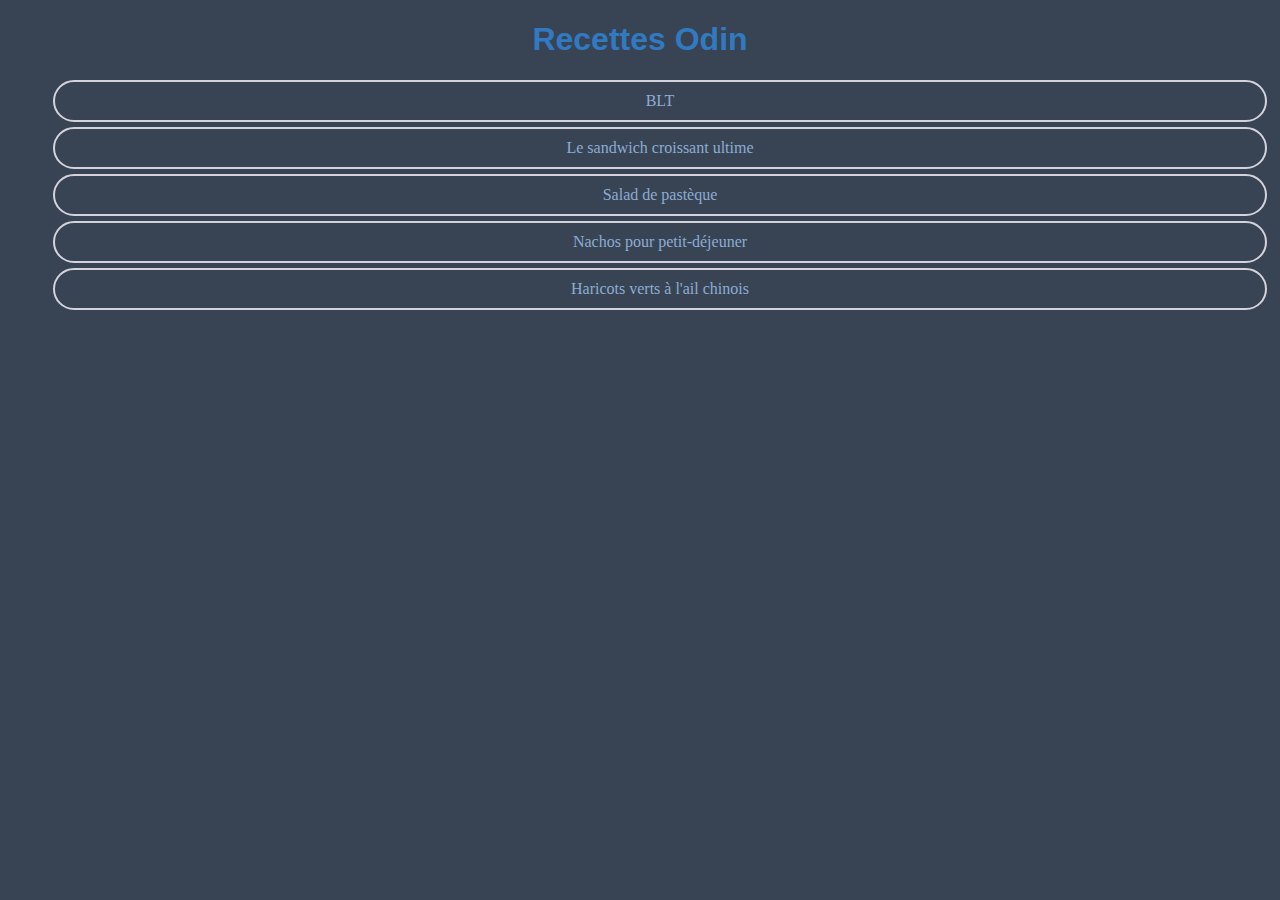
<file: index.html>
<!DOCTYPE html>
<html lang="fr">
<head>
    <meta charset="UTF-8">
    <meta name="viewport" content="width=device-width, initial-scale=1.0">
    <link rel="stylesheet" href="style.css">
    <title>Accueil</title>
</head>
<body>
    <div class="title-1">
        <h1>Recettes Odin</h1>
    </div>

    <div class="liste-recette">
        <ul>
            <li><a href="recipes/blt.html">BLT</a></li>
            <li><a href="recipes/sandwich.html">Le sandwich croissant ultime</a></li> 
            <li><a href="recipes/salad.html">Salad de pastèque</a></li>
            <li><a href="recipes/nachos.html">Nachos pour petit-déjeuner</a></li>
            <li><a href="">Haricots verts à l'ail chinois</a></li>
        </ul>
    </div>
    
</body>
</html>
</file>
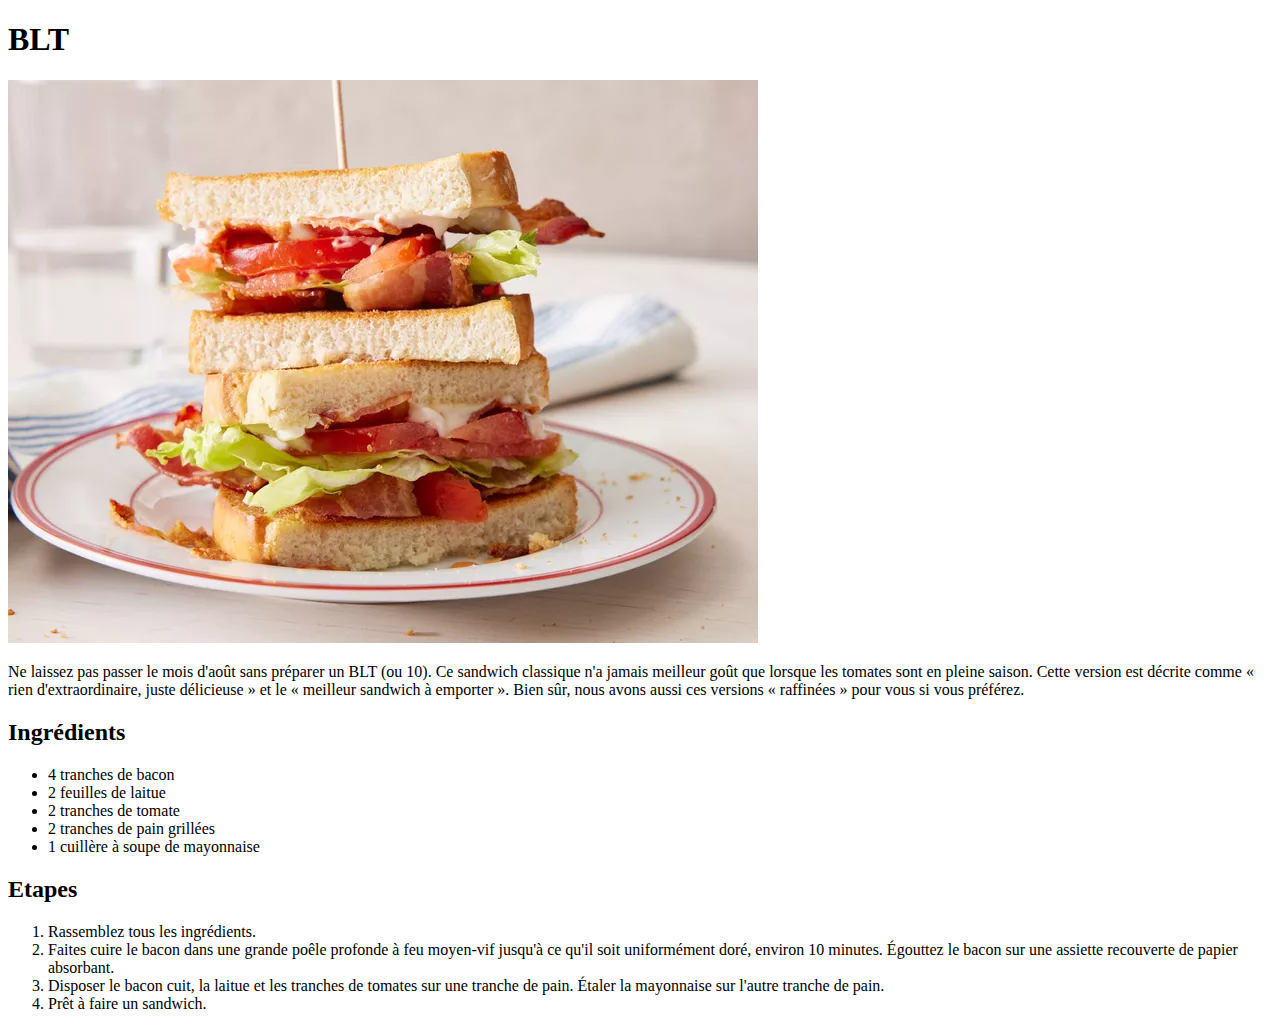
<file: recipes/blt.html>
<!DOCTYPE html>
<html lang="en">
<head>
    <meta charset="UTF-8">
    <meta name="viewport" content="width=device-width, initial-scale=1.0">
    <title>BLT</title>
</head>
<body>
    <h1>BLT</h1>
    <img src="imgs/BLT.webp" alt="Plat de BLT">
    <p>Ne laissez pas passer le mois d'août sans préparer un BLT (ou 10). Ce sandwich classique n'a jamais meilleur goût que lorsque les tomates sont en pleine saison. Cette version est décrite comme « rien d'extraordinaire, juste délicieuse » et le « meilleur sandwich à emporter ». Bien sûr, nous avons aussi ces versions « raffinées » pour vous si vous préférez.</p>
    <h2>Ingrédients</h2>
    <ul>
        <li>4 tranches de bacon</li>
        <li>2 feuilles de laitue</li>
        <li>2 tranches de tomate</li>
        <li>2 tranches de pain grillées</li>
        <li>1 cuillère à soupe de mayonnaise</li>
    </ul>

    <h2>Etapes</h2>
    <ol>
        <li>Rassemblez tous les ingrédients.</li>
        <li>Faites cuire le bacon dans une grande poêle profonde à feu moyen-vif jusqu'à ce qu'il soit uniformément doré, environ 10 minutes. Égouttez le bacon sur une assiette recouverte de papier absorbant.</li>
        <li>Disposer le bacon cuit, la laitue et les tranches de tomates sur une tranche de pain. Étaler la mayonnaise sur l'autre tranche de pain.</li>
        <li>Prêt à faire un sandwich.</li>
    </ol>
</body>
</html>
</file>
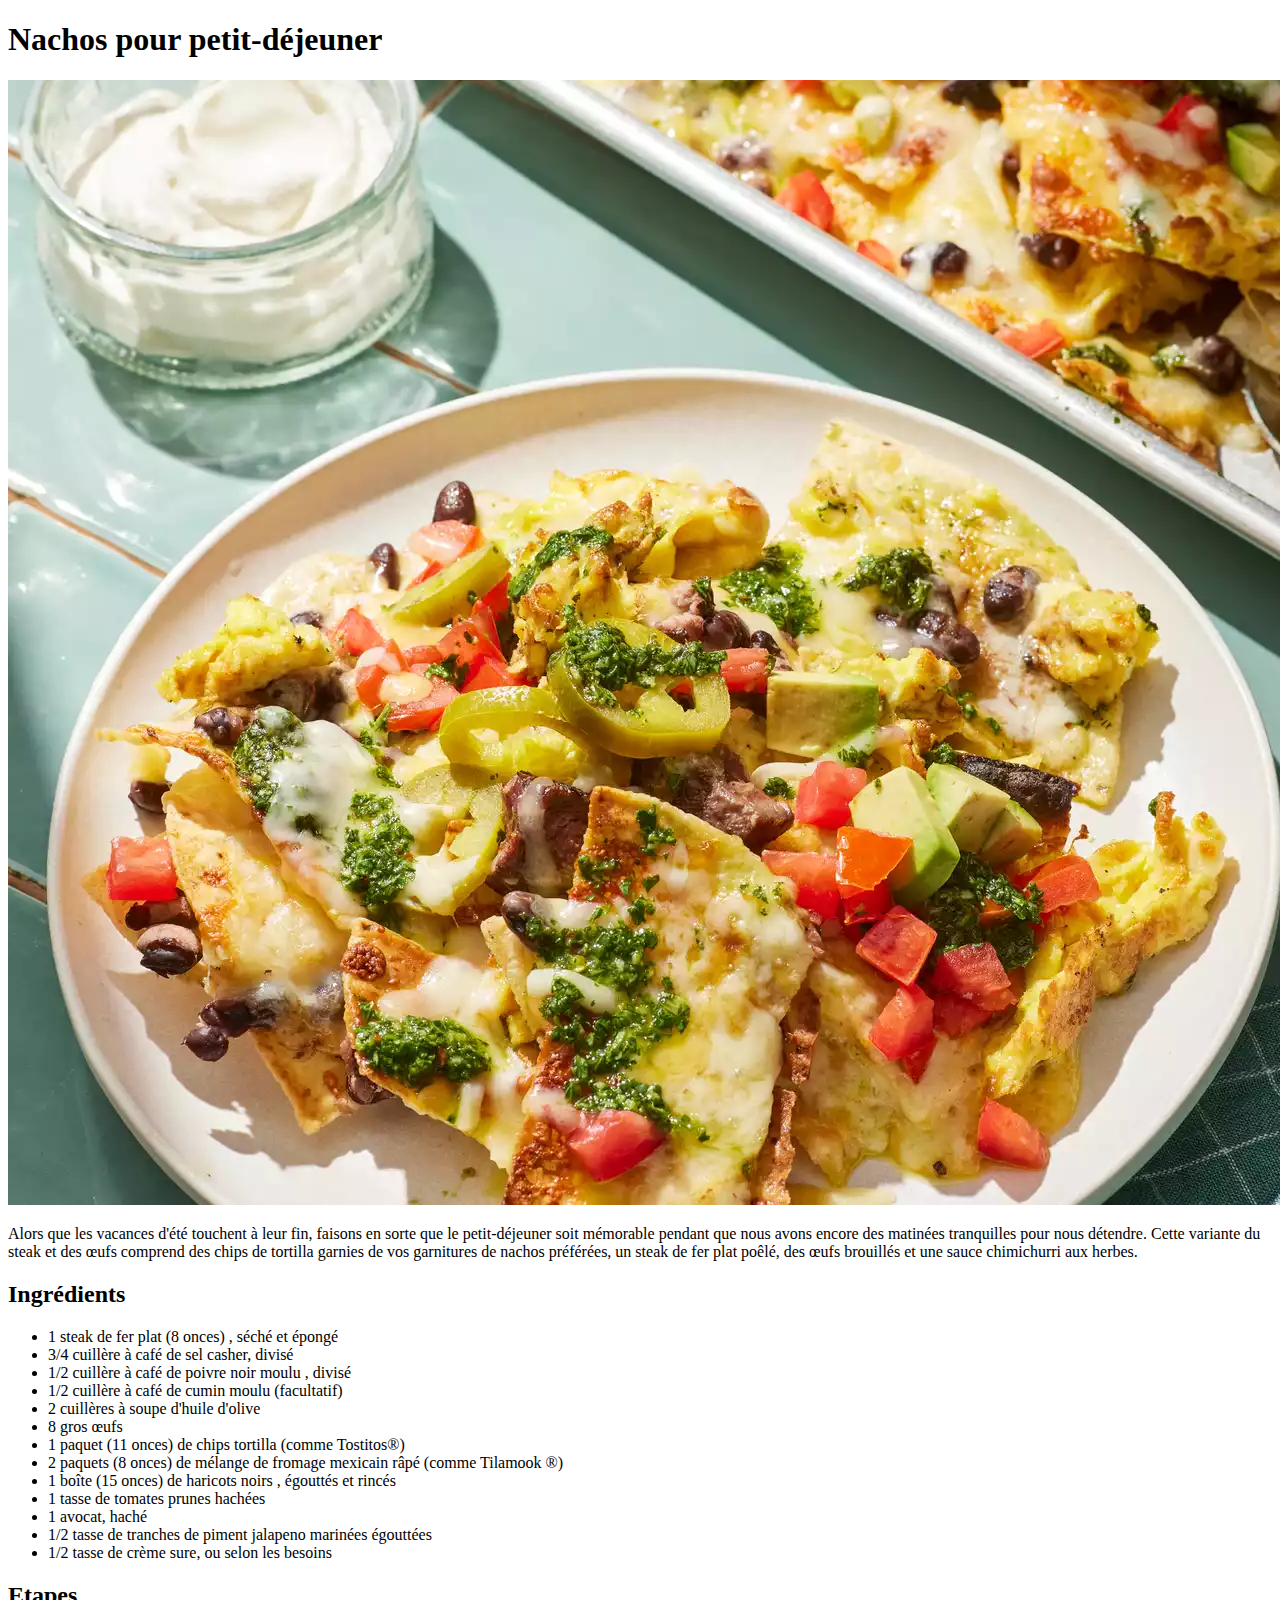
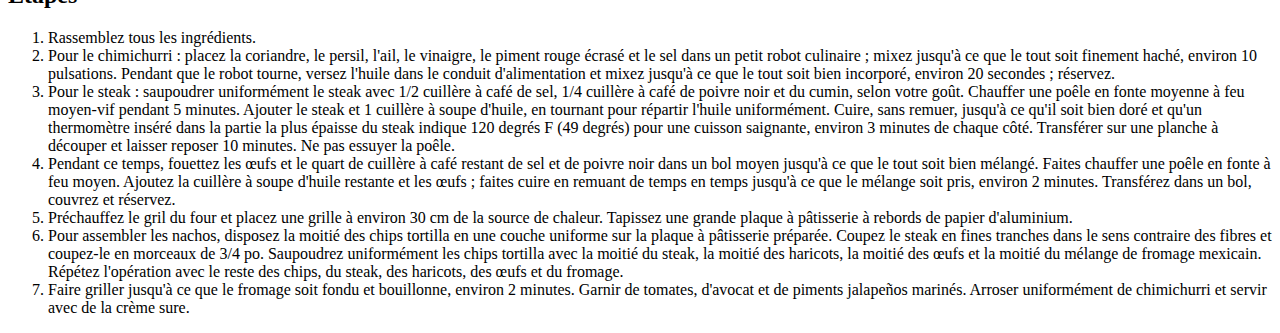
<file: recipes/nachos.html>
<!DOCTYPE html>
<html lang="fr">
<head>
    <meta charset="UTF-8">
    <meta name="viewport" content="width=device-width, initial-scale=1.0">
    <title>nachos</title>
</head>
<body>
    <h1>Nachos pour petit-déjeuner</h1>
    <img src="imgs/nachos.webp" alt="Plat de nachos pour petit-déjeuner">
    <p>Alors que les vacances d'été touchent à leur fin, faisons en sorte que le petit-déjeuner soit mémorable pendant que nous avons encore des matinées tranquilles pour nous détendre. Cette variante du steak et des œufs comprend des chips de tortilla garnies de vos garnitures de nachos préférées, un steak de fer plat poêlé, des œufs brouillés et une sauce chimichurri aux herbes.</p>
    
    <h2>Ingrédients</h2>
    <ul>
        <li>1 steak de fer plat (8 onces) , séché et épongé</li>
        <li>3/4 cuillère à café de sel casher, divisé</li>
        <li>1/2 cuillère à café de poivre noir moulu , divisé</li>
        <li>1/2 cuillère à café de cumin moulu (facultatif)</li>
        <li>2 cuillères à soupe d'huile d'olive</li>
        <li>8 gros œufs</li>
        <li>1 paquet (11 onces) de chips tortilla (comme Tostitos®)</li>
        <li>2 paquets (8 onces) de mélange de fromage mexicain râpé (comme Tilamook ®)</li>
        <li>1 boîte (15 onces) de haricots noirs , égouttés et rincés</li>
        <li>1 tasse de tomates prunes hachées</li>
        <li>1 avocat, haché</li>
        <li>1/2 tasse de tranches de piment jalapeno marinées égouttées</li>
        <li>1/2 tasse de crème sure, ou selon les besoins</li>
    </ul>

    <h2>Etapes</h2>
    <ol>
        <li>Rassemblez tous les ingrédients.</li>
        <li>Pour le chimichurri : placez la coriandre, le persil, l'ail, le vinaigre, le piment rouge écrasé et le sel dans un petit robot culinaire ; mixez jusqu'à ce que le tout soit finement haché, environ 10 pulsations. Pendant que le robot tourne, versez l'huile dans le conduit d'alimentation et mixez jusqu'à ce que le tout soit bien incorporé, environ 20 secondes ; réservez.</li>
        <li>Pour le steak : saupoudrer uniformément le steak avec 1/2 cuillère à café de sel, 1/4 cuillère à café de poivre noir et du cumin, selon votre goût. Chauffer une poêle en fonte moyenne à feu moyen-vif pendant 5 minutes. Ajouter le steak et 1 cuillère à soupe d'huile, en tournant pour répartir l'huile uniformément. Cuire, sans remuer, jusqu'à ce qu'il soit bien doré et qu'un thermomètre inséré dans la partie la plus épaisse du steak indique 120 degrés F (49 degrés) pour une cuisson saignante, environ 3 minutes de chaque côté. Transférer sur une planche à découper et laisser reposer 10 minutes. Ne pas essuyer la poêle.</li>
        <li>Pendant ce temps, fouettez les œufs et le quart de cuillère à café restant de sel et de poivre noir dans un bol moyen jusqu'à ce que le tout soit bien mélangé. Faites chauffer une poêle en fonte à feu moyen. Ajoutez la cuillère à soupe d'huile restante et les œufs ; faites cuire en remuant de temps en temps jusqu'à ce que le mélange soit pris, environ 2 minutes. Transférez dans un bol, couvrez et réservez.</li>
        <li>Préchauffez le gril du four et placez une grille à environ 30 cm de la source de chaleur. Tapissez une grande plaque à pâtisserie à rebords de papier d'aluminium.</li>
        <li>Pour assembler les nachos, disposez la moitié des chips tortilla en une couche uniforme sur la plaque à pâtisserie préparée. Coupez le steak en fines tranches dans le sens contraire des fibres et coupez-le en morceaux de 3/4 po. Saupoudrez uniformément les chips tortilla avec la moitié du steak, la moitié des haricots, la moitié des œufs et la moitié du mélange de fromage mexicain. Répétez l'opération avec le reste des chips, du steak, des haricots, des œufs et du fromage.</li>
        <li>Faire griller jusqu'à ce que le fromage soit fondu et bouillonne, environ 2 minutes. Garnir de tomates, d'avocat et de piments jalapeños marinés. Arroser uniformément de chimichurri et servir avec de la crème sure.</li>
    </ol>
</body>
</html>
</file>
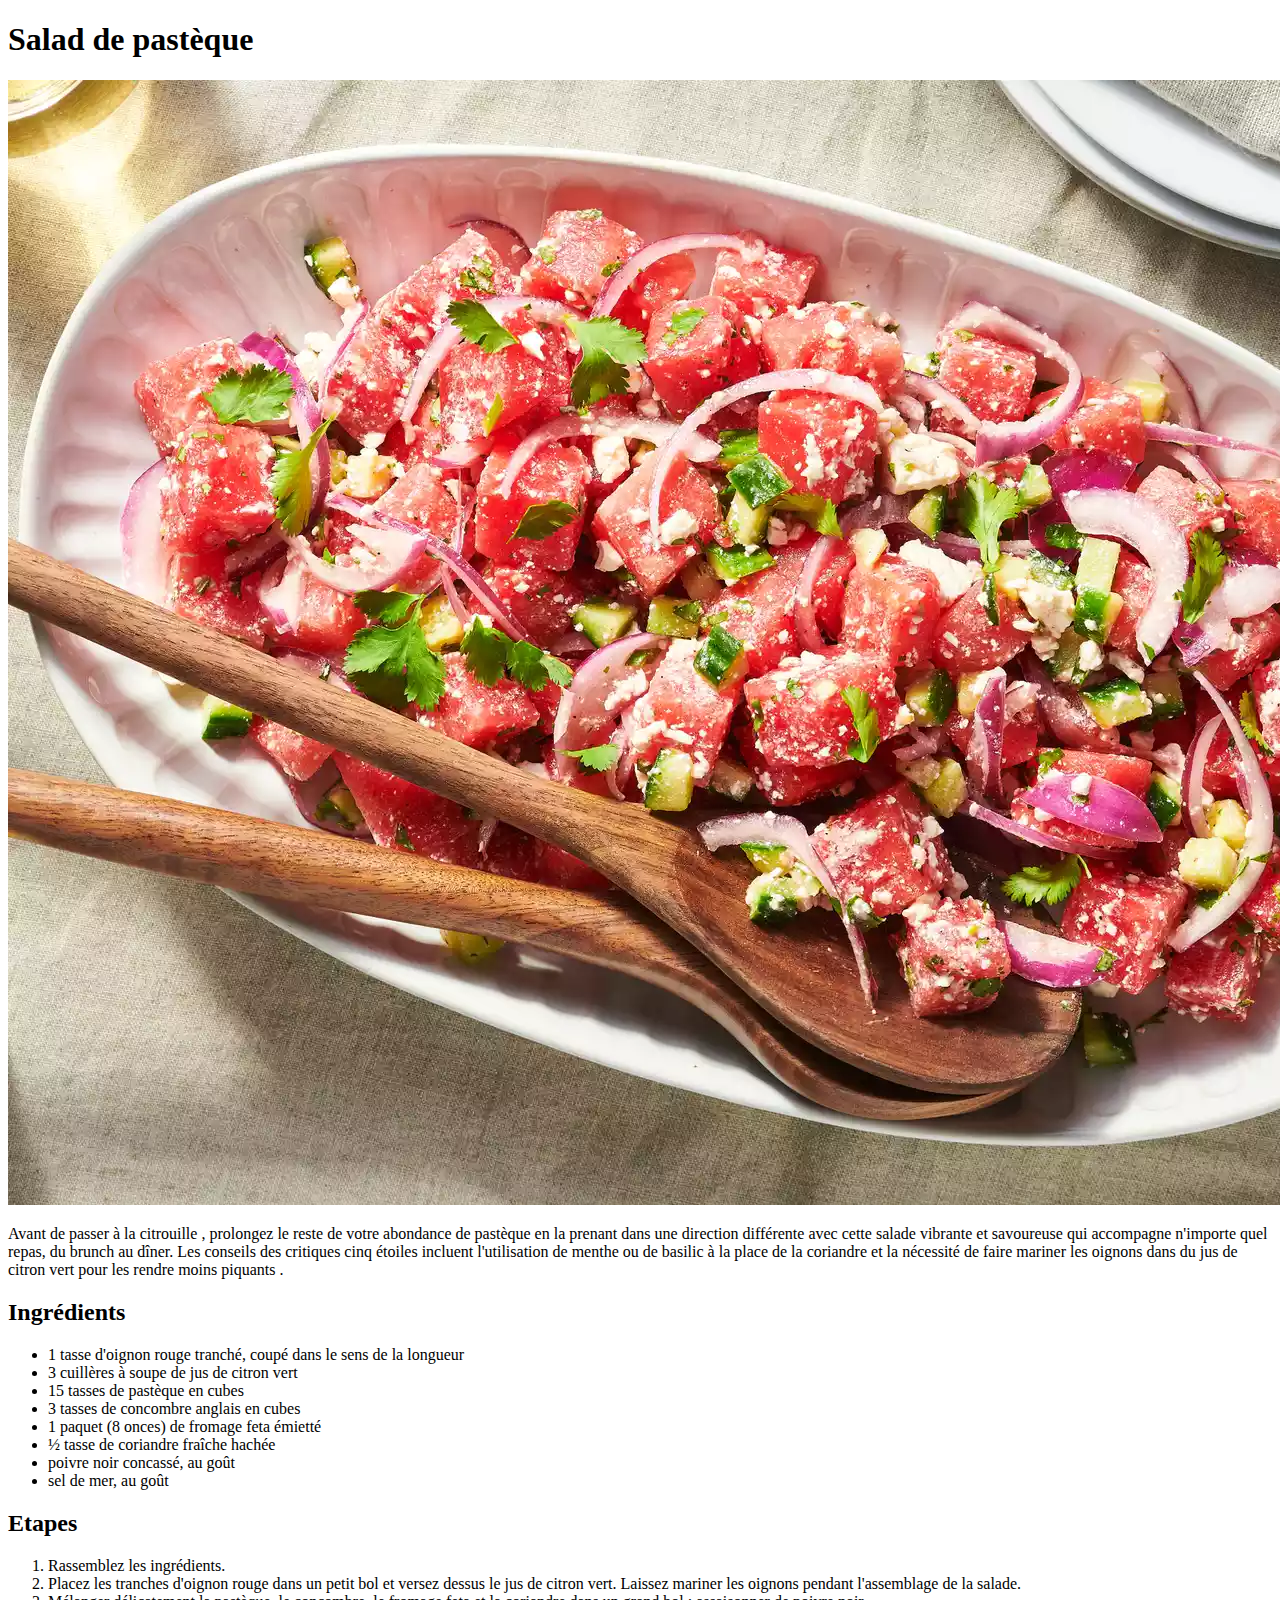
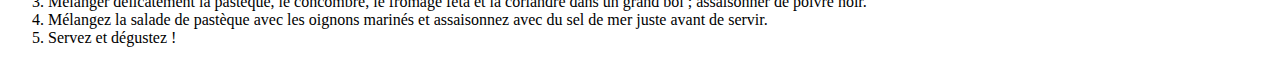
<file: recipes/salad.html>
<!DOCTYPE html>
<html lang="fr">
<head>
    <meta charset="UTF-8">
    <meta name="viewport" content="width=device-width, initial-scale=1.0">
    <title>salad</title>
</head>
<body>
    <h1>Salad de pastèque</h1>
    <img src="imgs/salad.webp" alt="Plat de salad de pastèque">
    <p>Avant de passer à la citrouille , prolongez le reste de votre abondance de pastèque en la prenant dans une direction différente avec cette salade vibrante et savoureuse qui accompagne n'importe quel repas, du brunch au dîner. Les conseils des critiques cinq étoiles incluent l'utilisation de menthe ou de basilic à la place de la coriandre et la nécessité de faire mariner les oignons dans du jus de citron vert pour les rendre moins piquants .</p>
    <h2>Ingrédients</h2>
    <ul>
        <li>1 tasse d'oignon rouge tranché, coupé dans le sens de la longueur</li>
        <li>3 cuillères à soupe de jus de citron vert</li>
        <li>15 tasses de pastèque en cubes</li>
        <li>3 tasses de concombre anglais en cubes</li>
        <li>1 paquet (8 onces) de fromage feta émietté</li>
        <li>½ tasse de coriandre fraîche hachée</li>
        <li>poivre noir concassé, au goût</li>
        <li>sel de mer, au goût</li>
    </ul>
    <h2>Etapes</h2>
    <ol>
        <li>Rassemblez les ingrédients.</li>
        <li>Placez les tranches d'oignon rouge dans un petit bol et versez dessus le jus de citron vert. Laissez mariner les oignons pendant l'assemblage de la salade.</li>
        <li>Mélanger délicatement la pastèque, le concombre, le fromage feta et la coriandre dans un grand bol ; assaisonner de poivre noir.</li>
        <li>Mélangez la salade de pastèque avec les oignons marinés et assaisonnez avec du sel de mer juste avant de servir.</li>
        <li>Servez et dégustez !</li>
    </ol>
</body>
</html>
</file>
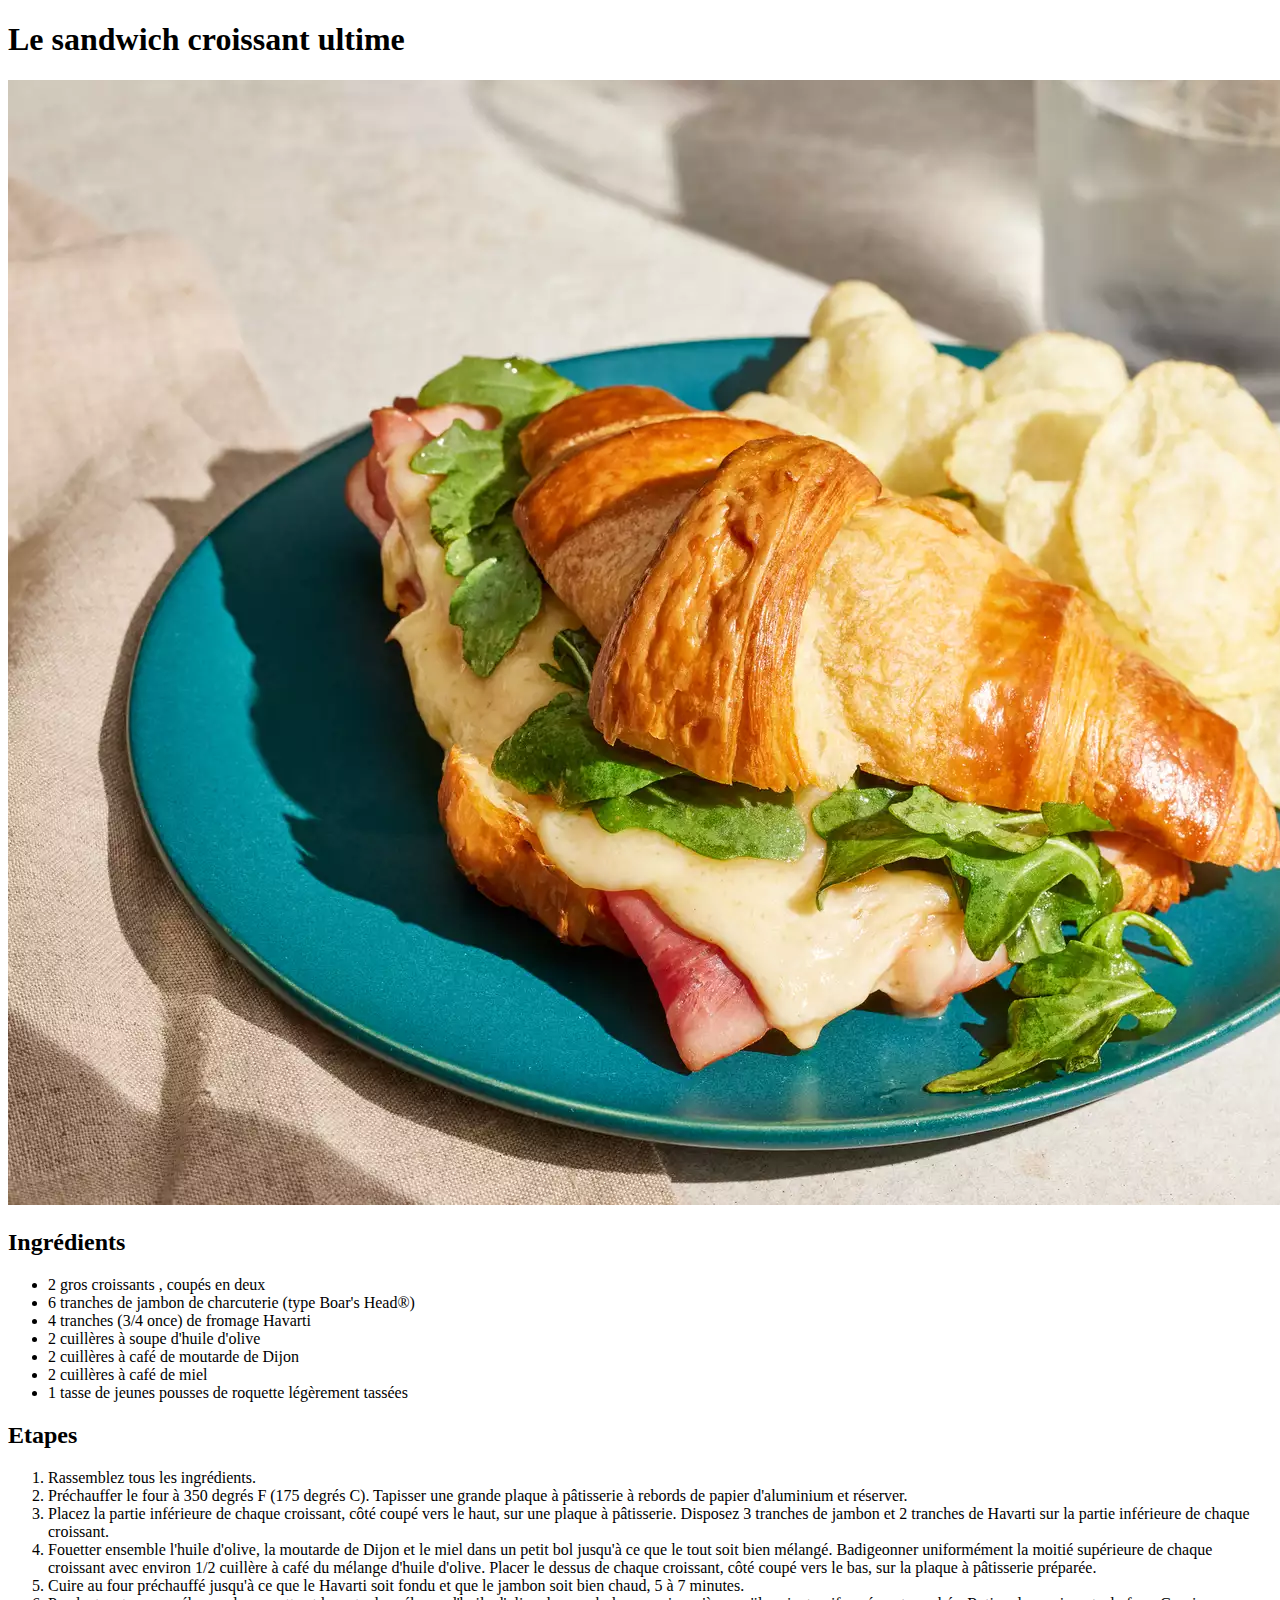
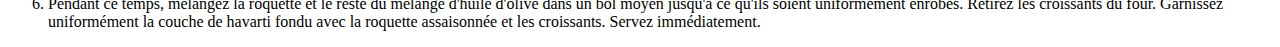
<file: recipes/sandwich.html>
<!DOCTYPE html>
<html lang="fr">
<head>
    <meta charset="UTF-8">
    <meta name="viewport" content="width=device-width, initial-scale=1.0">
    <title>sandwich</title>
</head>
<body>
    <h1>Le sandwich croissant ultime</h1>
    <img src="imgs/sandwiches.webp" alt="Le sandwich croissant ultime">
    <h2>Ingrédients</h2>
    <ul>
        <li>2 gros croissants , coupés en deux</li>
        <li>6 tranches de jambon de charcuterie (type Boar's Head®)</li>
        <li>4 tranches (3/4 once) de fromage Havarti</li>
        <li>2 cuillères à soupe d'huile d'olive</li>
        <li>2 cuillères à café de moutarde de Dijon</li>
        <li>2 cuillères à café de miel</li>
        <li>1 tasse de jeunes pousses de roquette légèrement tassées</li>
    </ul>
    <h2>Etapes</h2>
    <ol>
        <li>Rassemblez tous les ingrédients.</li>
        <li>Préchauffer le four à 350 degrés F (175 degrés C). Tapisser une grande plaque à pâtisserie à rebords de papier d'aluminium et réserver.</li>
        <li>Placez la partie inférieure de chaque croissant, côté coupé vers le haut, sur une plaque à pâtisserie. Disposez 3 tranches de jambon et 2 tranches de Havarti sur la partie inférieure de chaque croissant.</li>
        <li>Fouetter ensemble l'huile d'olive, la moutarde de Dijon et le miel dans un petit bol jusqu'à ce que le tout soit bien mélangé. Badigeonner uniformément la moitié supérieure de chaque croissant avec environ 1/2 cuillère à café du mélange d'huile d'olive. Placer le dessus de chaque croissant, côté coupé vers le bas, sur la plaque à pâtisserie préparée.</li>
        <li>Cuire au four préchauffé jusqu'à ce que le Havarti soit fondu et que le jambon soit bien chaud, 5 à 7 minutes.</li>
        <li>Pendant ce temps, mélangez la roquette et le reste du mélange d'huile d'olive dans un bol moyen jusqu'à ce qu'ils soient uniformément enrobés. Retirez les croissants du four. Garnissez uniformément la couche de havarti fondu avec la roquette assaisonnée et les croissants. Servez immédiatement.</li>
    </ol>
</body>
</html>
</file>
<file: style.css>
* {
    font-family: Verdana, Geneva, Tahoma, sans-serif;
    background-color: #384454;
}

body {
    align-items: center;
}

.title-1 {
    text-align: center;
}

.liste-recette {
    text-decoration: none;
}

.liste-recette li {
    list-style-type: none;
    margin: 5px;
    border: 2px solid #D4D3DC;
    border-radius: 50px;
    padding: 10px;
    text-align: center;
}

h1 {
    color: #317AC1;
}

.liste-recette li a {
    text-decoration: none;
    color: #8CACD3;
    font-family: 'open sans';
}

.liste-recette li:hover{
    color: aliceblue;
}
</file>
